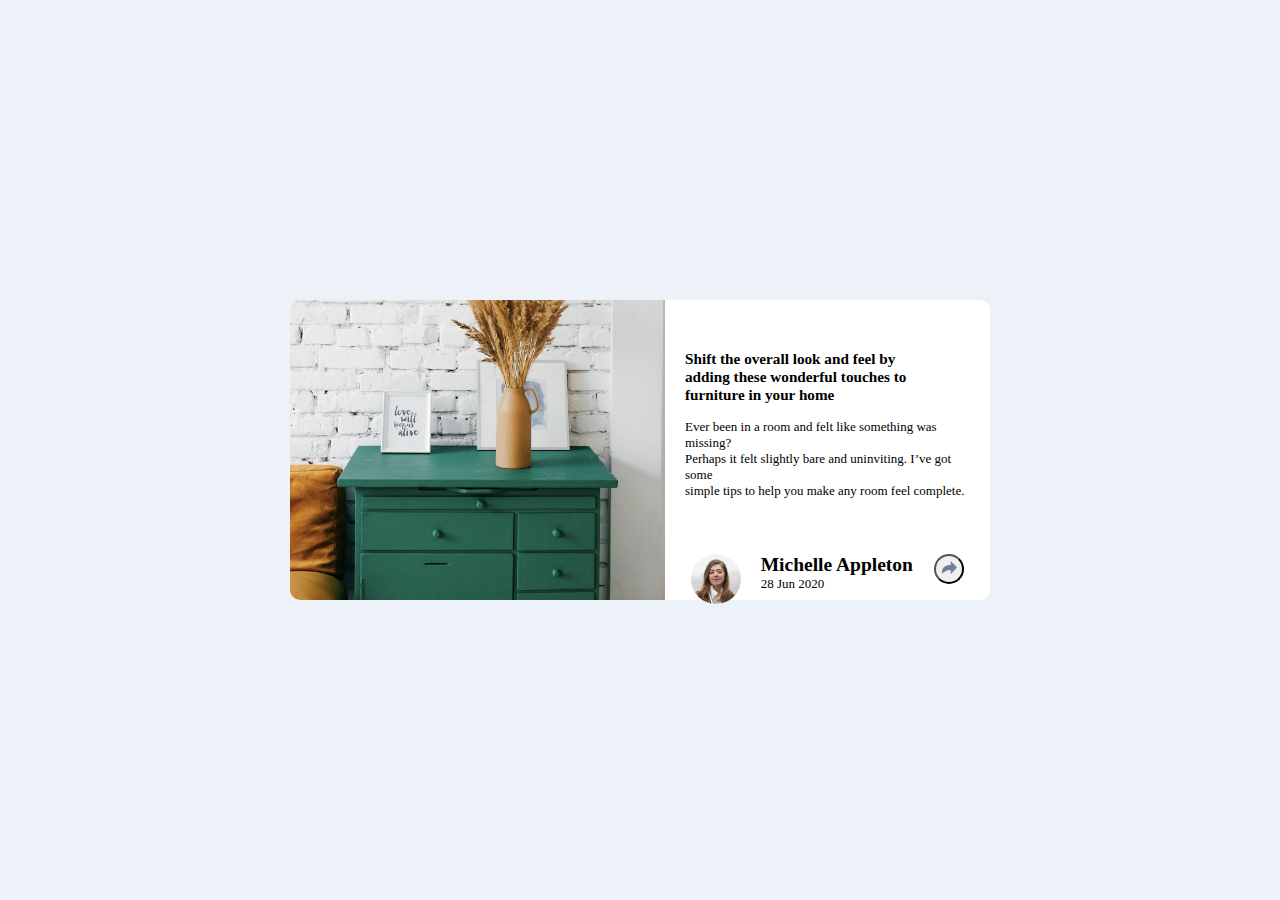
<file: article-preview-component-master/index.html>
<!DOCTYPE html>
<html lang="en">
<head>
  <meta charset="UTF-8">
  <meta name="viewport" content="width=device-width, initial-scale=1.0"> <!-- displays site properly based on user's device -->

  <link rel="icon" type="image/png" sizes="32x32" href="./images/favicon-32x32.png">
  <link rel="stylesheet" href="style.css">
  <title>Frontend Mentor | Article preview component</title>

  <!-- Feel free to remove these styles or customise in your own stylesheet 👍 -->
  
</head>
<body>
  <main>
    <section class="main-section">
        <img src="./images/drawers.jpg" alt="" class="image"> 
      <article class="content">
        <div class="title">
          <h3>Shift the overall look and feel by <br> adding these wonderful 
            touches to <br> furniture in your home</h3>
        </div>
         <div class="paragraph">
          <p>Ever been in a room and felt like something was missing? <br> Perhaps 
            it felt slightly bare and uninviting. I’ve got some <br> simple tips 
            to help you make any room feel complete.
          </p>
          
         </div>
         <div class="action">
            <div class="profile">
              <div class="profile-image">
                <img src="./images/avatar-michelle.jpg" alt="">
              </div>
              <div class="info">
                <h2> Michelle Appleton</h2>
                <p>
                 28 Jun 2020</p>
              </div>
            </div>
            <div class="share-btn">
              <button type="button" class="button"><img src="./images/icon-share.svg" alt=""></button>
            </div>
          </div>
          <div class=" icon"> 
            <span>Share</span>
           <a href="#"><img src="./images/icon-facebook.svg" alt=""></a>
           <a href="#"><img src="./images/icon-twitter.svg" alt=""></a>
           <a href="#"><img src="./images/icon-pinterest.svg" alt=""></a></div>
          </div>
         </div>
      </article>
    </section>
  </main>
  <script src="app.js"></script>
</body>
</html>
</file>
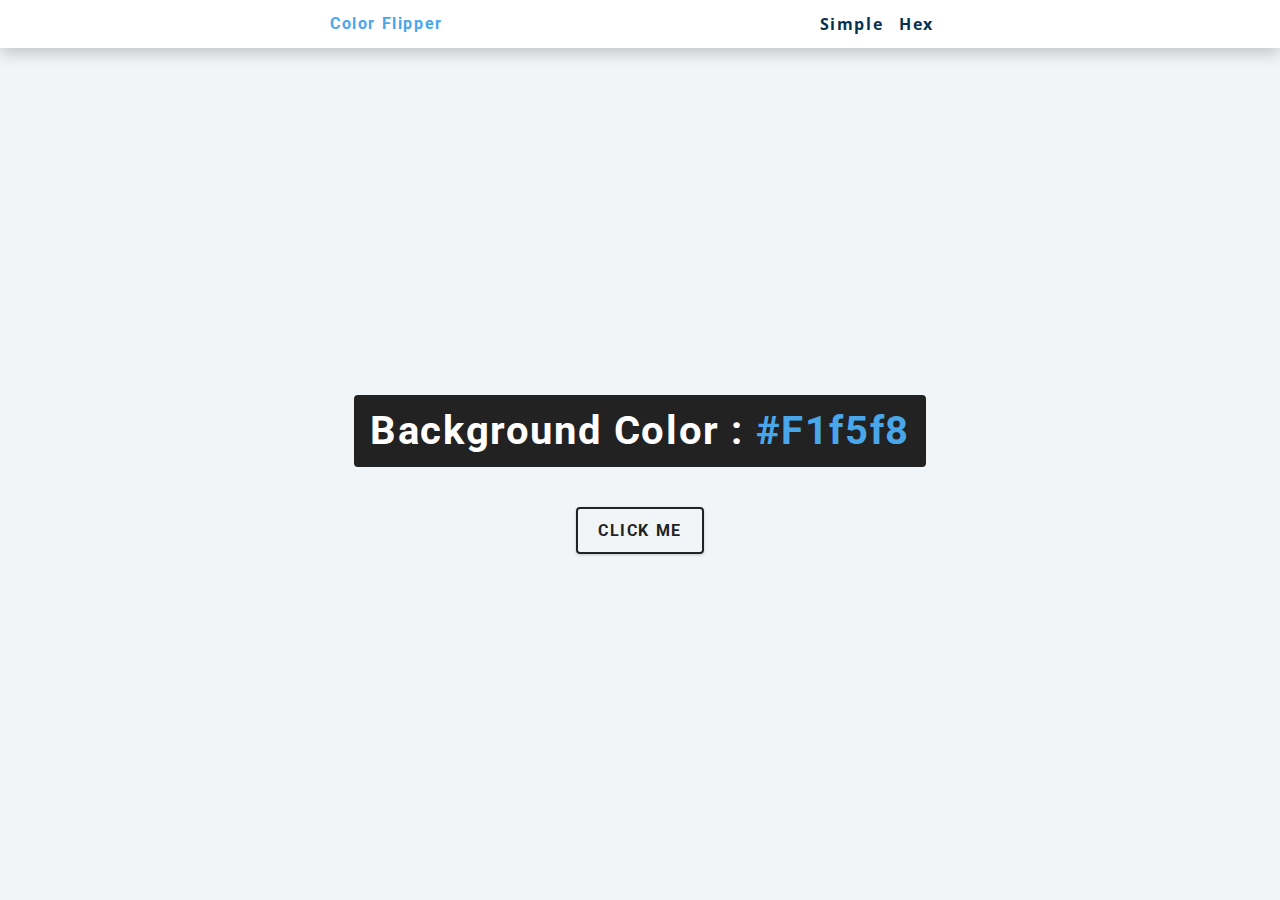
<file: color flip/index.html>
<!DOCTYPE html>
<html lang="en">
  <head>
    <meta charset="UTF-8" />
    <meta name="viewport" content="width=device-width, initial-scale=1.0" />
    <title>Color Flipper || Simple</title>

    <!-- styles -->
    <link rel="stylesheet" href="styles.css" />
  </head>
  <body>
    <nav>
      <div class="nav-center">
        <h4>color Flipper</h4>
        <ul class="nav-links">
          <li>
            <a href="index.html">Simple</a>
          </li>
          <li>
            <a href="hex.html">hex</a>
          </li>
        </ul>
      </div>
    </nav>
    <main>
      <div class="container">
        <h2>
          background color : 
          <span class="color">
            #f1f5f8 
          </span>
        </h2>
        <button class="btn btn-hero" id="btn">click me</button>
      </div>
    </main>
    <!-- javascript -->
    <script src="app.js"></script>
  </body>
</html>
</file>
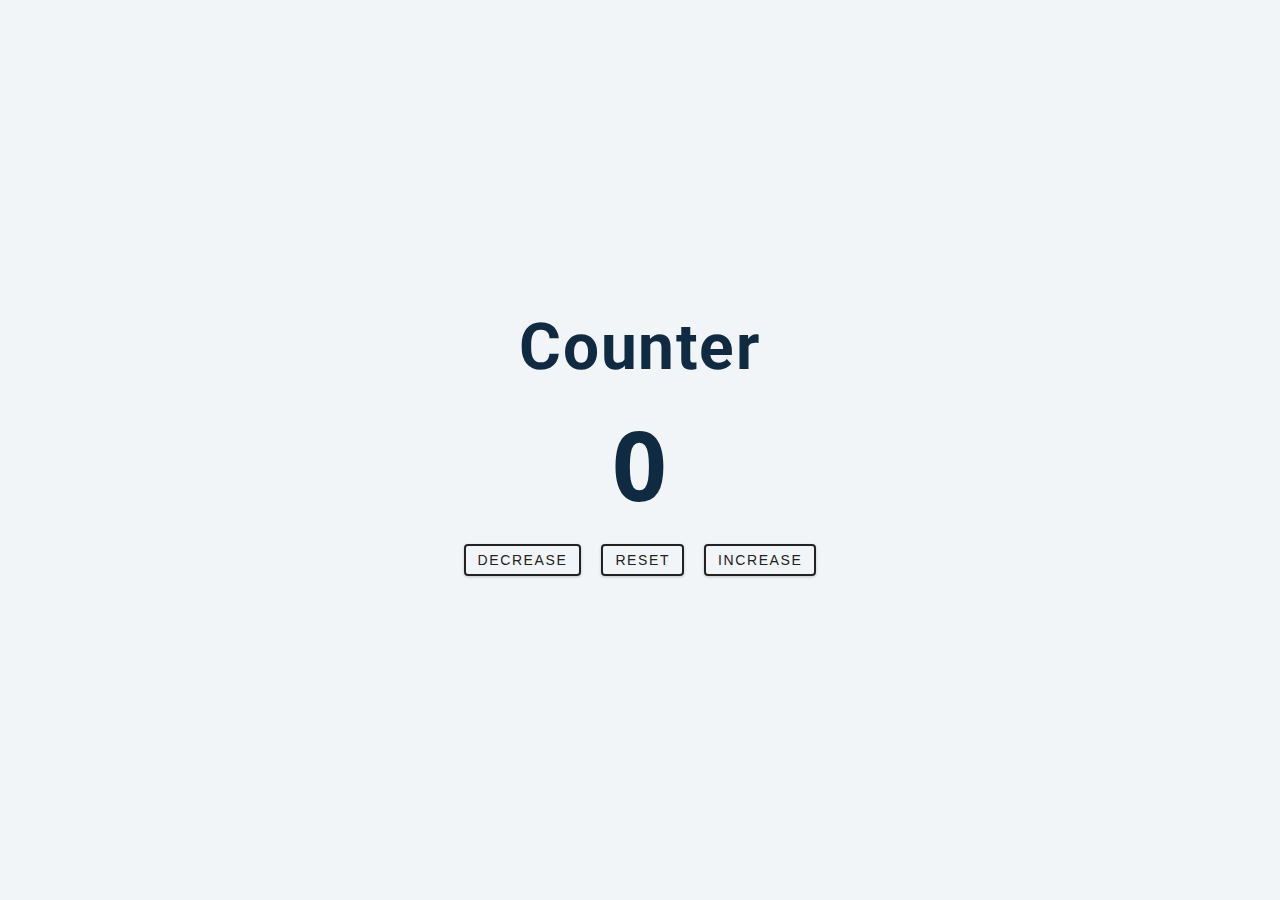
<file: counter/index.html>
<!DOCTYPE html>
<html lang="en">
  <head>
    <meta charset="UTF-8" />
    <meta name="viewport" content="width=device-width, initial-scale=1.0" />
    <title>Counter</title>

    <!-- styles -->
    <link rel="stylesheet" href="styles.css" />
  </head>
  <body>
    <main>
      <div class="container">
        <h1>
          Counter
        </h1>
        <span id="value"> 0 </span>
        <div class="button-container">
          <button class="btn decrease">decrease</button>
          <button class="btn reset">reset</button>
          <button class="btn increase">increase</button>
        </div>
      </div>
    </main>
    <script src="app.js"></script>
  </body>
</html>
</file>
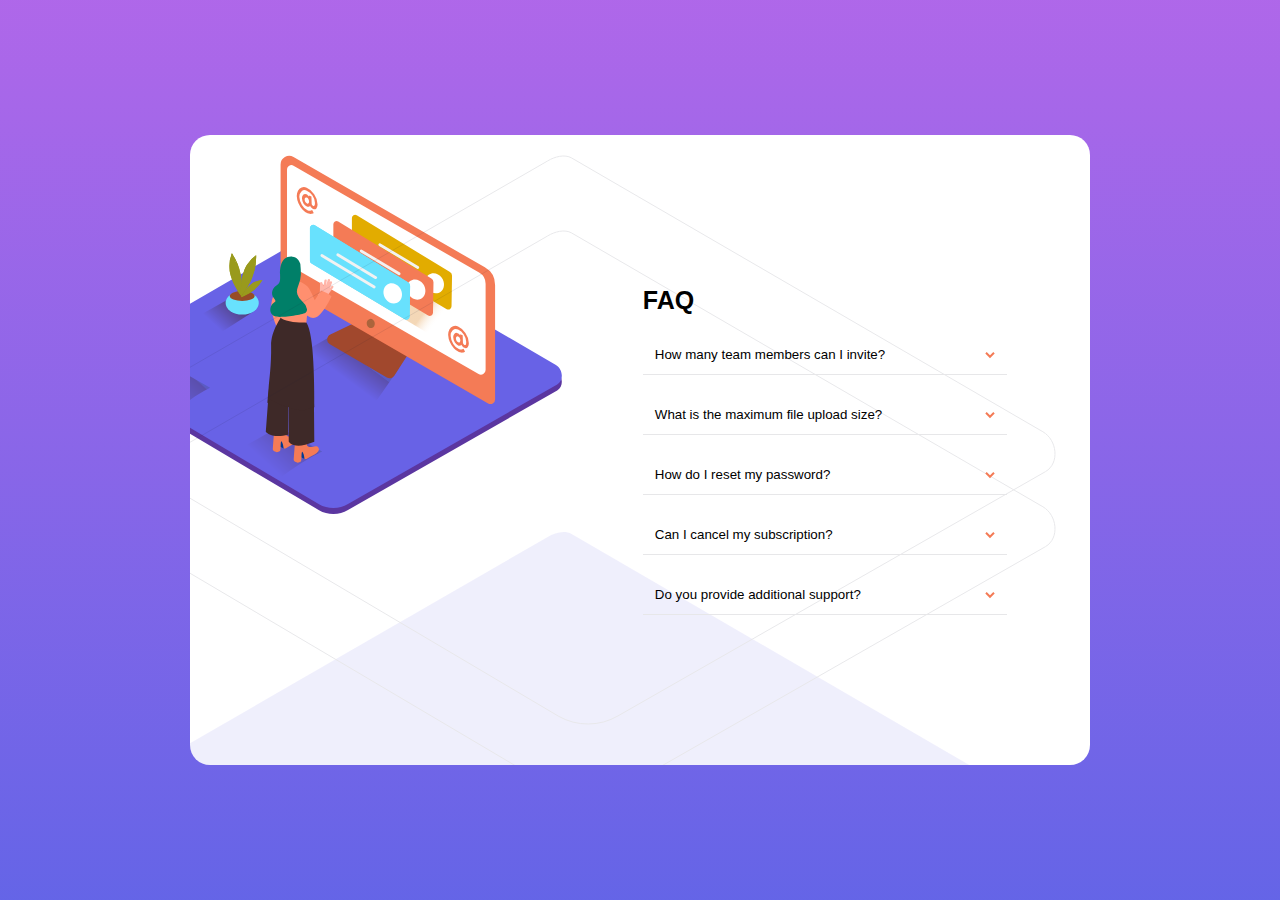
<file: faq-accordion-card-main/index.html>
<!DOCTYPE html>
<html lang="en">
<head>
  <meta charset="UTF-8">
  <meta name="viewport" content="width=device-width, initial-scale=1.0"> <!-- displays site properly based on user's device -->

  <link rel="icon" type="image/png" sizes="32x32" href="./images/favicon-32x32.png">
  
  <title>Frontend Mentor | FAQ Accordion Card</title>

  <link rel="stylesheet" href="style.css">
</head>
<body>
 <main>
  <section class="main">
                <!-- FAQ -->
    <div class="faq-section">
          <!-- heading -->
      <div class="main-faq">
        <h1 class="subtitle">FAQ</h1>
      <!-- section -->
      <div class="questions">
        <button class="button" type="button">
          <p> How many team members can I invite?</p>
          <span class="arrow-icon">
            <img src="./images/icon-arrow-down.svg" alt="">
          </span>
          <span class="reverse-arrow">
            <img src="./images/icon-arrow-down.svg" alt="">
          </span>
        </button>
        <div class="question-text">
          <p>You can invite up to 2 additional users on the Free plan. There is <br> no limit on 
            team members for the Premium plan.</p>
        </div>
      </div>
      <div class="questions">
        <button class="button" type="button">
         <span> <p class="subtitle"> What is the maximum file upload size?</p></span>
        <span class="arrow-icon">
          <img src="./images/icon-arrow-down.svg" alt="">
        </span>
        <span class="reverse-arrow">
          <img src="./images/icon-arrow-down.svg" alt="">
        </span>
        </button>
        <div class="question-text">
          <p> No more than 2GB. All files in your account must fit your <br> allotted storage space.</p>
        </div>
      </div>
      <div class="questions">
          <button class="button">
            <p class="subtitle">How do I reset my password?</p>
          <span class="arrow-icon">
            <img src="./images/icon-arrow-down.svg" alt="">
          </span>
          <span class="reverse-arrow">
            <img src="./images/icon-arrow-down.svg" alt="">
          </span>
          </button>
          <div class="question-text">
            <p >Click “Forgot password” from the login page or “Change <br> password” from your profile page.
              A reset link will be emailed to <br> you.</p>
          </div>
      </div>
      <div class="questions">
        
        <button class="button">
          <p class="subtitle"> Can I cancel my subscription?</p>
        <span class="arrow-icon">
          <img src="./images/icon-arrow-down.svg" alt="">
        </span>
        <span class="reverse-arrow">
          <img src="./images/icon-arrow-down.svg" alt="">
        </span>
        </button>
        <div class="question-text">
          <p >Yes! Send us a message and we’ll process your request no <br> questions asked.</p>
        </div>
      </div>
      <div class="questions">
        
        <button class="button">
          <p class="subtitle"> Do you provide additional support?</p>
        <span class="arrow-icon">
          <img src="./images/icon-arrow-down.svg" alt="">
        </span>
        <span class="reverse-arrow">
          <img src="./images/icon-arrow-down.svg" alt="">
        </span>
        </button>
        <div class="question-text">
          <p >Chat and email support is available 24/7. Phone lines are open <br> during normal business hours.</p>
        </div>
      </div>
      </div>
      <!-- end of section -->
    </div>
  </section>
 </main>
 
          <!-- java script  -->
          <script src="app.js"></script>
</body>
</html>
</file>
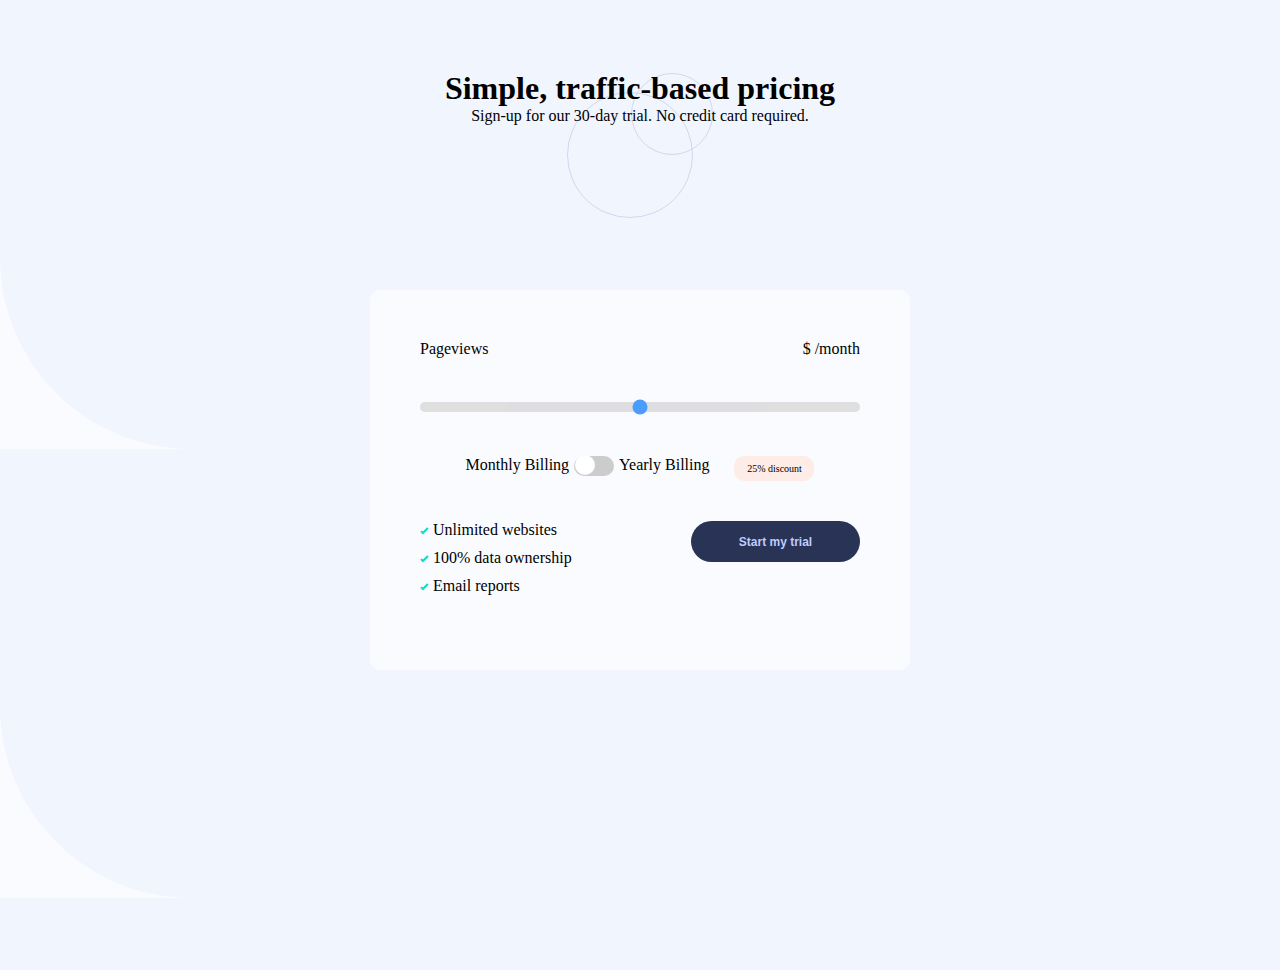
<file: interactive-pricing-component-main/index.html>
<!DOCTYPE html>
<html lang="en">
<head>
  <meta charset="UTF-8">
  <meta name="viewport" content="width=device-width, initial-scale=1.0"> <!-- displays site properly based on user's device -->

  <link rel="icon" type="image/png" sizes="32x32" href="./images/favicon-32x32.png">

  <link rel="stylesheet" href="style.css">
  
  <title>Frontend Mentor | Interactive pricing component</title>

  
  
</head>
<body>
<div class="title">
 <h1> Simple, traffic-based pricing</h1>
  <p>Sign-up for our 30-day trial. No credit card required. </p>
</div>
 <div class="main-section">
  <div class="info">
    <p id="pageviews">Pageviews</p>
    <p id="price"> $ /month</p>
  </div>
  <div class="slidecontainer">
    <input type="range" min="-2" max="2"  class="slider" step="1" id="price-slider">
  </div>

 <div class="toggle">
  <p>Monthly Billing</p>
  <label class="switch">
    <input type="checkbox" id="interval-switch" >
    <span class="btn round"></span>
  </label>
   <p>Yearly Billing</p>
   <div class="discount">
    <p>25% discount</p>
   </div>
 </div>
   <div class="list">
     <ul class="ul">
      <li><img src="./images/icon-check.svg" alt=""> Unlimited websites</li>
      <li><img src="./images/icon-check.svg" alt=""> 100% data ownership</li>
      <li><img src="./images/icon-check.svg" alt=""> Email reports</li>
     </ul>
     <div class="button">
      <button>Start my trial</button>
     </div>
   </div>

  <script src="app.js"></script>

  
 </div>
</body>
</html>
</file>
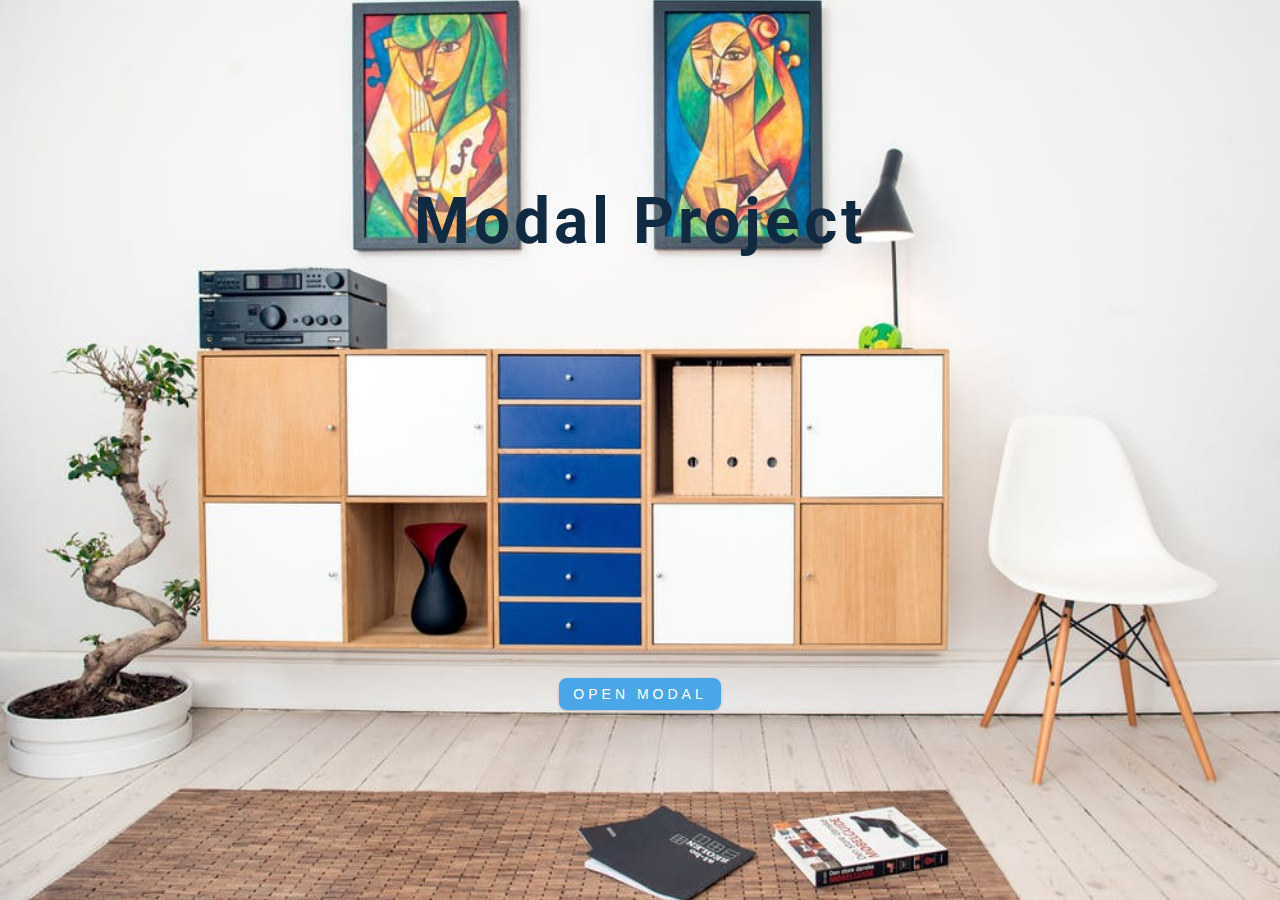
<file: modal/index.html>
<!DOCTYPE html>
<html lang="en">
  <head>
    <meta charset="UTF-8" />
    <meta name="viewport" content="width=device-width, initial-scale=1.0" />
    <title>Modal</title>
    <!-- font-awesome -->
    <link
      rel="stylesheet"
      href="https://cdnjs.cloudflare.com/ajax/libs/font-awesome/5.14.0/css/all.min.css"
    />
    <!-- styles -->
    <link rel="stylesheet" href="styles.css" />
  </head>
  <body>
    <header class="hero">
      <h1>modal project</h1>
      <button class="btn modal-btn">
        open modal
      </button>
    </header>
    <div class="modal-overlay">
      <div class="modal-container">
        <h3>modal content</h3>
        <button class="close-btn">
          <i class="fas fa-times"></i>
        </button>
      </div>
    </div>
    <!-- javascript -->
    <script src="app.js"></script>
  </body>
</html>
</file>
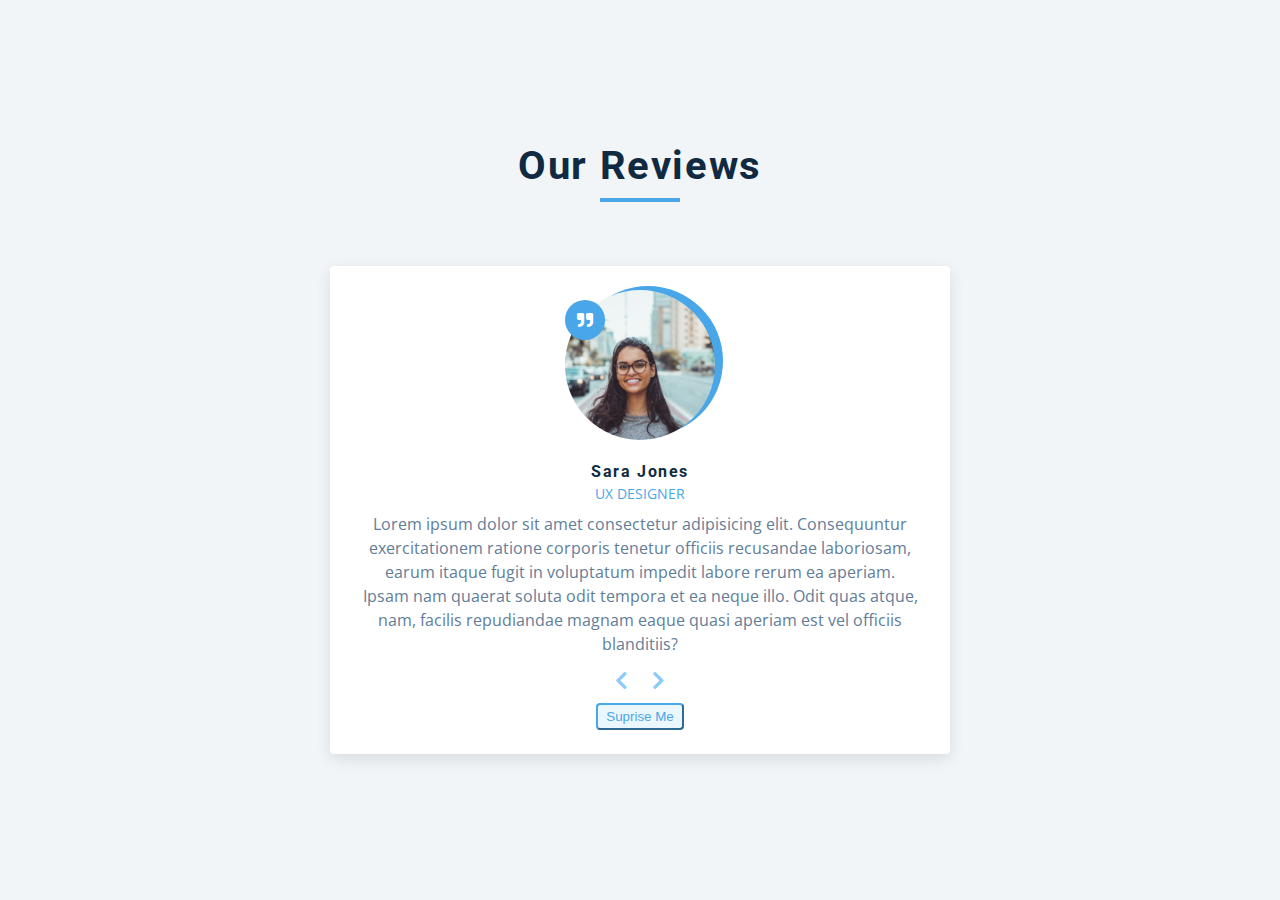
<file: review/index.html>
<!DOCTYPE html>
<html lang="en">
  <head>
    <meta charset="UTF-8" />
    <meta name="viewport" content="width=device-width, initial-scale=1.0" />
    <title>Starter</title>
    <!-- font-awesome -->
    <link
      rel="stylesheet"
      href="https://cdnjs.cloudflare.com/ajax/libs/font-awesome/5.14.0/css/all.min.css"
    />

    <!-- styles -->
    <link rel="stylesheet" href="styles.css" />
  </head>
  <body>
    <main>
      <section class="container">
        <div class="title">
          <h2>our reviews</h2>
          <div class="underline"></div>
        </div>
        <article class="review">
          <div class="img-container">
            <img src="./person-1.jpeg" id="person-img" alt="person-img">
          </div>
          <h4 id="author"> Sara jones</h4>
          <p id="job">ux designer</p>
          <p id="info">
            Lorem ipsum dolor sit amet consectetur adipisicing elit. Consequuntur exercitationem ratione corporis tenetur officiis recusandae laboriosam, earum itaque fugit in voluptatum impedit labore rerum ea aperiam. Ipsam nam quaerat soluta odit tempora et ea neque illo. Odit quas atque, nam, facilis repudiandae magnam eaque quasi aperiam est vel officiis blanditiis?
          </p>
          <div class="button-container">
            <button class="prev-btn">
              <i class="fas fa-chevron-left"></i>
            </button>
            <button class="next-btn">
              <i class="fas fa-chevron-right"></i>
            </button>
          </div>
          <button class="random-btn">suprise me</button>
        </article>
      </section>
    </main>
    <!-- javascript -->
    <script src="app.js"></script>
  </body>
</html>
</file>
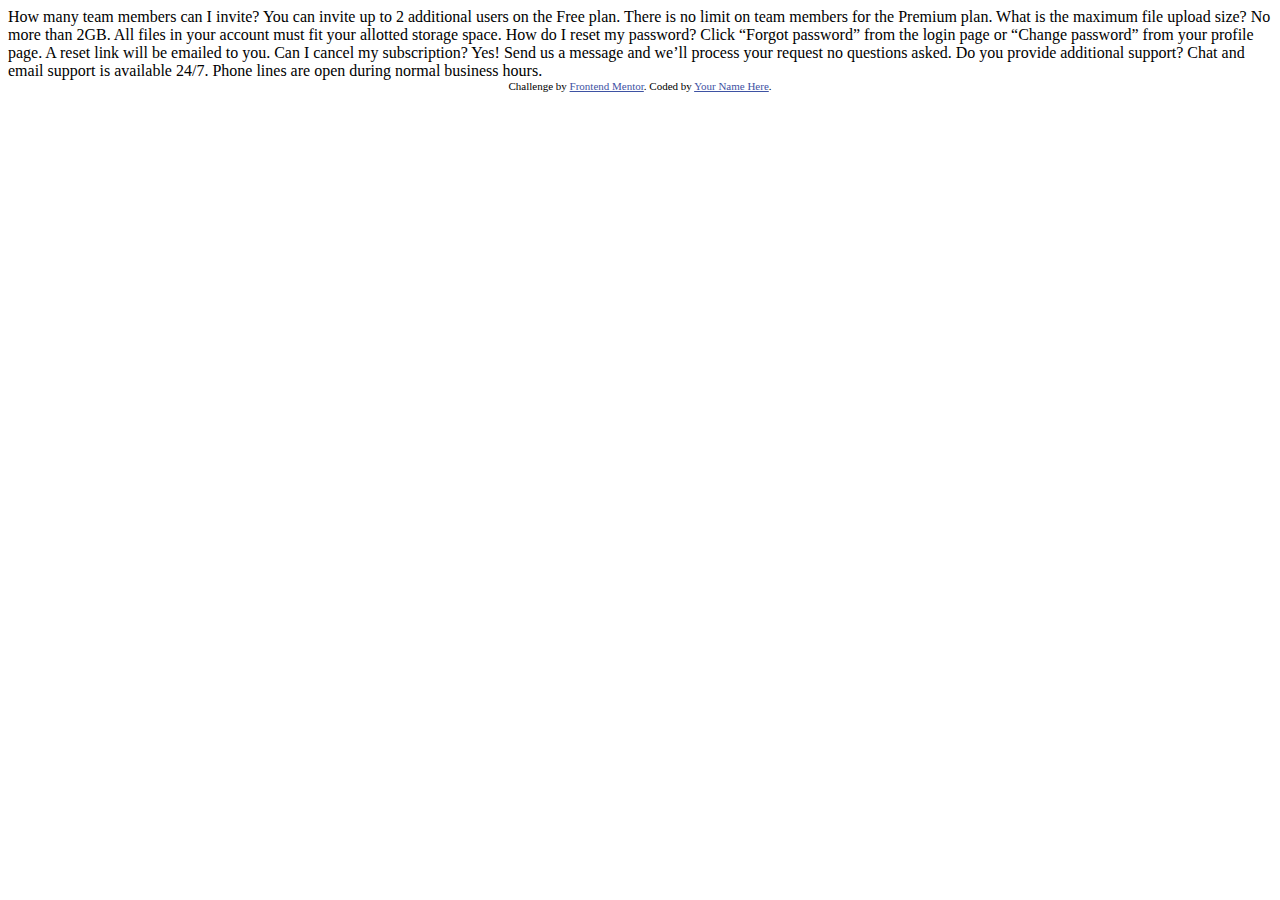
<file: faq-accordion-card-main/images/index.html>
<!DOCTYPE html>
<html lang="en">
<head>
  <meta charset="UTF-8">
  <meta name="viewport" content="width=device-width, initial-scale=1.0"> <!-- displays site properly based on user's device -->

  <link rel="icon" type="image/png" sizes="32x32" href="./images/favicon-32x32.png">
  
  <title>Frontend Mentor | FAQ Accordion Card</title>

  <!-- Feel free to remove these styles or customise in your own stylesheet 👍 -->
  <style>
    .attribution { font-size: 11px; text-align: center; }
    .attribution a { color: hsl(228, 45%, 44%); }
  </style>
</head>
<body>
  How many team members can I invite?
  You can invite up to 2 additional users on the Free plan. There is no limit on 
  team members for the Premium plan.

  What is the maximum file upload size?
  No more than 2GB. All files in your account must fit your allotted storage space.

  How do I reset my password?
  Click “Forgot password” from the login page or “Change password” from your profile page.
  A reset link will be emailed to you.

  Can I cancel my subscription?
  Yes! Send us a message and we’ll process your request no questions asked.

  Do you provide additional support?
  Chat and email support is available 24/7. Phone lines are open during normal business hours.

  <div class="attribution">
    Challenge by <a href="https://www.frontendmentor.io?ref=challenge" target="_blank">Frontend Mentor</a>. 
    Coded by <a href="#">Your Name Here</a>.
  </div>
</body>
</html>
</file>
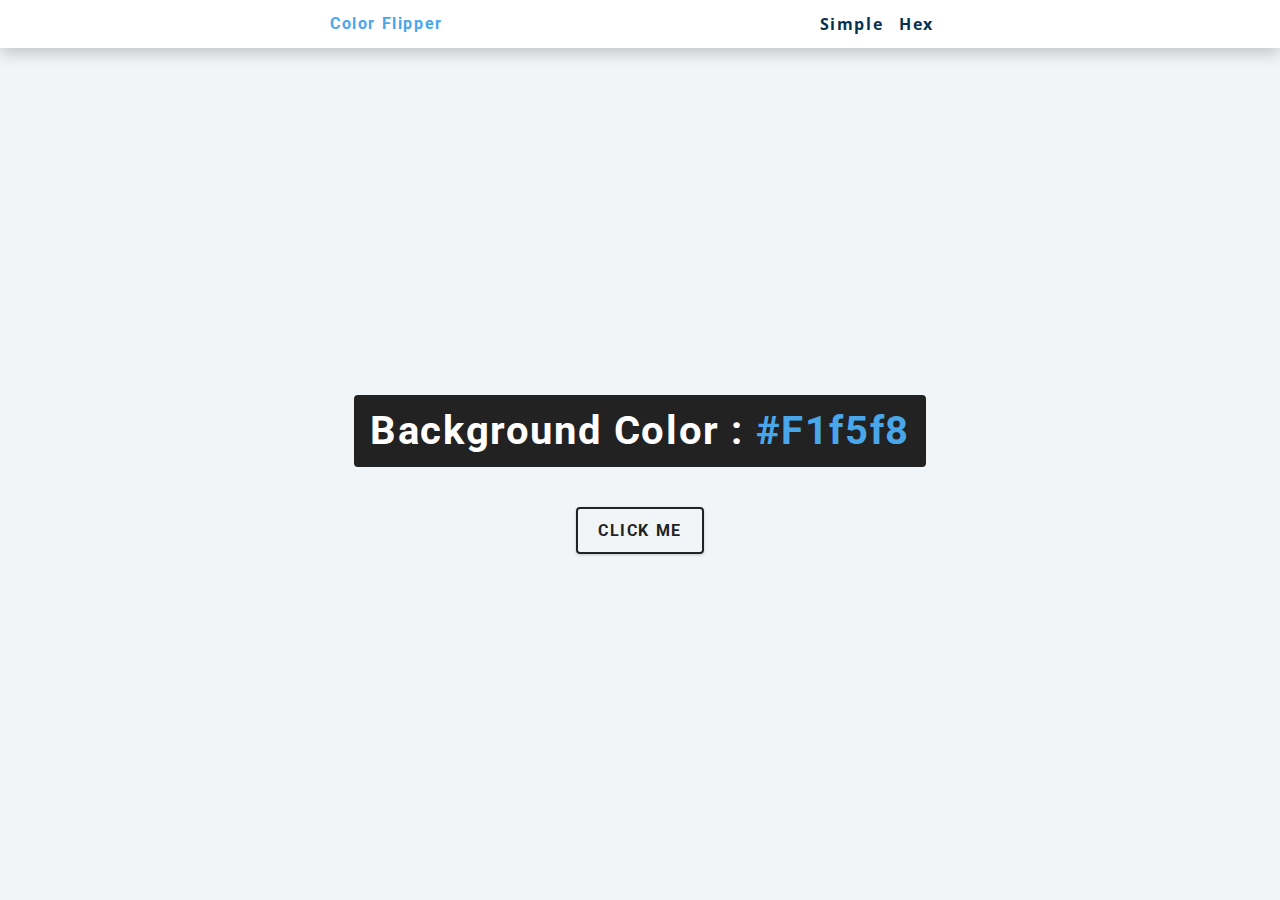
<file: color flip/hex.html>
<!DOCTYPE html>
<html lang="en">
  <head>
    <meta charset="UTF-8" />
    <meta name="viewport" content="width=device-width, initial-scale=1.0" />
    <title>
      Color Flipper || Simple
    </title>

    <!-- styles -->
    <link rel="stylesheet" href="styles.css" />
  </head>

  <body>
    <nav>
      <div class="nav-center">
        <h4>color flipper</h4>
        <ul class="nav-links">
          <li><a href="index.html">simple</a></li>
          <li><a href="hex.html">hex</a></li>
        </ul>
      </div>
    </nav>
    <main>
      <div class="container">
        <h2>background color : <span class="color">#f1f5f8</span></h2>
        <button class="btn btn-hero" id="btn">click me</button>
      </div>
    </main>
    <!-- javascript -->
    <script src="hex.js"></script>
  </body>
</html>
</file>
<file: article-preview-component-master/style.css>
* {
    margin: 0;
    padding: 0;
    box-sizing: border-box;
}


:root {
    --Very-Dark-Grayish-Blue: hsl(217, 19%, 35%);
--Desaturated-Dark-Blue: hsl(214, 17%, 51%);
--Grayish-Blue: hsl(212, 23%, 69%);
--Light-Grayish-Blue: hsl(210, 46%, 95%);

}

a {
    padding: 5px;
}


body {
    background-color: var(--Light-Grayish-Blue);
    font-size: 13px;
    min-height: 100vh;

}
main {
    display: flex;
    justify-content: center;
    align-items: center;
    width: 100%;
    height: 100vh;
    margin: 0 auto;
}
.main-section {
    width: 700px;
    height: 300px;
    display: flex;
    background-color: #fff;
    border-radius: 10px;
    
    
    
}

.profile-image img {
    
    width: 50px;
    height: 50px;
    border-radius: 50%;


}
.content {
    width: 100%;
    padding: 50px 20px 0px 20px;
    display: flex;
    flex-direction: column;
    gap: 15px;
}
.action {
    margin: 2%;
    display: flex;
    justify-content: space-between;
    margin-top: 40px;
    
}
.profile {
    display: flex;
    gap: 20px ;
    width: 100%;
}

.image {
    width: 100%;
    border-radius: 10px 0 0 10px;
}
.button {
    width: 30px;
    height: 30px;
    border-radius: 50%;
}


.button :hover {
    cursor: pointer;
}
.icon {
    display: none;
}

 .icon-active  {
    display: flex;
    justify-content: center;
    align-items: center;
    border-radius: 10px;
    padding: 10px;
    gap: 10px;
    width: 250px;
    background-color: var(--Very-Dark-Grayish-Blue);
    position: relative;
    top: -10rem;
    left: 11rem;
    transition: all 0.2s linear;
}

 .icon-active  ::after {
    content: '';
    position: absolute;
    bottom: 0;
    left: 50%;
    width: 0;
    height: 0;
    border: 20px solid transparent;
    border-top-color: var(--Very-Dark-Grayish-Blue);
    border-bottom: 0;
    margin-left: -20px;
    margin-bottom: -20px;
    transition: all 0.2s linear;
}
@media screen and (max-width :900px) {
    .main-section {
        flex-direction: column;
        width: 300px;
        height: 550px;
    }
    .content {
        width: 100%;
        display: flex;
        flex-direction: column;
        padding: 30px;
    }
    .content{
        position: relative;
    }
    
    .action {
        display: flex;
        justify-content: space-between;
        margin-top: 10px;
    }
    .icon-active {
        position: absolute;
    }
    .icon-active ::after {
        display: none;
    }
}
</file>
<file: color flip/styles.css>
/*
=============== 
Fonts
===============
*/
@import url("https://fonts.googleapis.com/css?family=Open+Sans|Roboto:400,700&display=swap");

/*
=============== 
Variables
===============
*/

:root {
  /* dark shades of primary color*/
  --clr-primary-1: hsl(205, 86%, 17%);
  --clr-primary-2: hsl(205, 77%, 27%);
  --clr-primary-3: hsl(205, 72%, 37%);
  --clr-primary-4: hsl(205, 63%, 48%);
  /* primary/main color */
  --clr-primary-5: hsl(205, 78%, 60%);
  /* lighter shades of primary color */
  --clr-primary-6: hsl(205, 89%, 70%);
  --clr-primary-7: hsl(205, 90%, 76%);
  --clr-primary-8: hsl(205, 86%, 81%);
  --clr-primary-9: hsl(205, 90%, 88%);
  --clr-primary-10: hsl(205, 100%, 96%);
  /* darkest grey - used for headings */
  --clr-grey-1: hsl(209, 61%, 16%);
  --clr-grey-2: hsl(211, 39%, 23%);
  --clr-grey-3: hsl(209, 34%, 30%);
  --clr-grey-4: hsl(209, 28%, 39%);
  /* grey used for paragraphs */
  --clr-grey-5: hsl(210, 22%, 49%);
  --clr-grey-6: hsl(209, 23%, 60%);
  --clr-grey-7: hsl(211, 27%, 70%);
  --clr-grey-8: hsl(210, 31%, 80%);
  --clr-grey-9: hsl(212, 33%, 89%);
  --clr-grey-10: hsl(210, 36%, 96%);
  --clr-white: #fff;
  --clr-red-dark: hsl(360, 67%, 44%);
  --clr-red-light: hsl(360, 71%, 66%);
  --clr-green-dark: hsl(125, 67%, 44%);
  --clr-green-light: hsl(125, 71%, 66%);
  --clr-black: #222;
  --ff-primary: "Roboto", sans-serif;
  --ff-secondary: "Open Sans", sans-serif;
  --transition: all 0.3s linear;
  --spacing: 0.1rem;
  --radius: 0.25rem;
  --light-shadow: 0 5px 15px rgba(0, 0, 0, 0.1);
  --dark-shadow: 0 5px 15px rgba(0, 0, 0, 0.2);
  --max-width: 1170px;
  --fixed-width: 620px;
}
/*
=============== 
Global Styles
===============
*/

*,
::after,
::before {
  margin: 0;
  padding: 0;
  box-sizing: border-box;
}
body {
  font-family: var(--ff-secondary);
  background: var(--clr-grey-10);
  color: var(--clr-grey-1);
  line-height: 1.5;
  font-size: 0.875rem;
}
ul {
  list-style-type: none;
}
a {
  text-decoration: none;
}
h1,
h2,
h3,
h4 {
  letter-spacing: var(--spacing);
  text-transform: capitalize;
  line-height: 1.25;
  margin-bottom: 0.75rem;
  font-family: var(--ff-primary);
}
h1 {
  font-size: 3rem;
}
h2 {
  font-size: 2rem;
}
h3 {
  font-size: 1.25rem;
}
h4 {
  font-size: 0.875rem;
}
p {
  margin-bottom: 1.25rem;
  color: var(--clr-grey-5);
}
@media screen and (min-width: 800px) {
  h1 {
    font-size: 4rem;
  }
  h2 {
    font-size: 2.5rem;
  }
  h3 {
    font-size: 1.75rem;
  }
  h4 {
    font-size: 1rem;
  }
  body {
    font-size: 1rem;
  }
  h1,
  h2,
  h3,
  h4 {
    line-height: 1;
  }
}
/*  global classes */

/* section */
.section {
  padding: 5rem 0;
}

.section-center {
  width: 90vw;
  margin: 0 auto;
  max-width: 1170px;
}
@media screen and (min-width: 992px) {
  .section-center {
    width: 95vw;
  }
}
main {
  min-height: 100vh;
  display: grid;
  place-items: center;
}

/*
=============== 
Nav
===============
*/
nav {
  background: var(--clr-white);
  height: 3rem;
  display: grid;
  align-items: center;
  box-shadow: var(--dark-shadow);
}
.nav-center {
  width: 90vw;
  max-width: var(--fixed-width);
  margin: 0 auto;
  display: flex;
  align-items: center;
  justify-content: space-between;
}
.nav-center h4 {
  margin-bottom: 0;
  color: var(--clr-primary-5);
}
.nav-links {
  display: flex;
}
nav a {
  text-transform: capitalize;
  font-weight: 700;
  font-size: 1rem;
  color: var(--clr-primary-1);
  letter-spacing: var(--spacing);
  margin-right: 1rem;
}
nav a:hover {
  color: var(--clr-primary-5);
}
/*
=============== 
Container
===============
*/
main {
  min-height: calc(100vh - 3rem);
  display: grid;
  place-items: center;
}
.container {
  text-align: center;
}
.container h2 {
  background: var(--clr-black);
  color: var(--clr-white);
  padding: 1rem;
  border-radius: var(--radius);
  margin-bottom: 2.5rem;
}
.color {
  color: var(--clr-primary-5);
}
.btn-hero {
  font-family: var(--ff-primary);
  text-transform: uppercase;
  background: transparent;
  color: var(--clr-black);
  letter-spacing: var(--spacing);
  display: inline-block;
  font-weight: 700;
  transition: var(--transition);
  border: 2px solid var(--clr-black);
  cursor: pointer;
  box-shadow: 0 1px 3px rgba(0, 0, 0, 0.2);
  border-radius: var(--radius);
  font-size: 1rem;
  padding: 0.75rem 1.25rem;
}
.btn-hero:hover {
  color: var(--clr-white);
  background: var(--clr-black);
}
</file>
<file: counter/styles.css>
/*
=============== 
Fonts
===============
*/
@import url("https://fonts.googleapis.com/css?family=Open+Sans|Roboto:400,700&display=swap");

/*
=============== 
Variables
===============
*/

:root {
  /* dark shades of primary color*/
  --clr-primary-1: hsl(205, 86%, 17%);
  --clr-primary-2: hsl(205, 77%, 27%);
  --clr-primary-3: hsl(205, 72%, 37%);
  --clr-primary-4: hsl(205, 63%, 48%);
  /* primary/main color */
  --clr-primary-5: hsl(205, 78%, 60%);
  /* lighter shades of primary color */
  --clr-primary-6: hsl(205, 89%, 70%);
  --clr-primary-7: hsl(205, 90%, 76%);
  --clr-primary-8: hsl(205, 86%, 81%);
  --clr-primary-9: hsl(205, 90%, 88%);
  --clr-primary-10: hsl(205, 100%, 96%);
  /* darkest grey - used for headings */
  --clr-grey-1: hsl(209, 61%, 16%);
  --clr-grey-2: hsl(211, 39%, 23%);
  --clr-grey-3: hsl(209, 34%, 30%);
  --clr-grey-4: hsl(209, 28%, 39%);
  /* grey used for paragraphs */
  --clr-grey-5: hsl(210, 22%, 49%);
  --clr-grey-6: hsl(209, 23%, 60%);
  --clr-grey-7: hsl(211, 27%, 70%);
  --clr-grey-8: hsl(210, 31%, 80%);
  --clr-grey-9: hsl(212, 33%, 89%);
  --clr-grey-10: hsl(210, 36%, 96%);
  --clr-white: #fff;
  --clr-red-dark: hsl(360, 67%, 44%);
  --clr-red-light: hsl(360, 71%, 66%);
  --clr-green-dark: hsl(125, 67%, 44%);
  --clr-green-light: hsl(125, 71%, 66%);
  --clr-black: #222;
  --ff-primary: "Roboto", sans-serif;
  --ff-secondary: "Open Sans", sans-serif;
  --transition: all 0.3s linear;
  --spacing: 0.1rem;
  --radius: 0.25rem;
  --light-shadow: 0 5px 15px rgba(0, 0, 0, 0.1);
  --dark-shadow: 0 5px 15px rgba(0, 0, 0, 0.2);
  --max-width: 1170px;
  --fixed-width: 620px;
}
/*
=============== 
Global Styles
===============
*/

*,
::after,
::before {
  margin: 0;
  padding: 0;
  box-sizing: border-box;
}
body {
  font-family: var(--ff-secondary);
  background: var(--clr-grey-10);
  color: var(--clr-grey-1);
  line-height: 1.5;
  font-size: 0.875rem;
}
ul {
  list-style-type: none;
}
a {
  text-decoration: none;
}
h1,
h2,
h3,
h4 {
  letter-spacing: var(--spacing);
  text-transform: capitalize;
  line-height: 1.25;
  margin-bottom: 0.75rem;
  font-family: var(--ff-primary);
}
h1 {
  font-size: 3rem;
}
h2 {
  font-size: 2rem;
}
h3 {
  font-size: 1.25rem;
}
h4 {
  font-size: 0.875rem;
}
p {
  margin-bottom: 1.25rem;
  color: var(--clr-grey-5);
}
@media screen and (min-width: 800px) {
  h1 {
    font-size: 4rem;
  }
  h2 {
    font-size: 2.5rem;
  }
  h3 {
    font-size: 1.75rem;
  }
  h4 {
    font-size: 1rem;
  }
  body {
    font-size: 1rem;
  }
  h1,
  h2,
  h3,
  h4 {
    line-height: 1;
  }
}
/*  global classes */

/* section */
.section {
  padding: 5rem 0;
}

.section-center {
  width: 90vw;
  margin: 0 auto;
  max-width: 1170px;
}
@media screen and (min-width: 992px) {
  .section-center {
    width: 95vw;
  }
}
main {
  min-height: 100vh;
  display: grid;
  place-items: center;
}

/*
=============== 
Counter
===============
*/

main {
  min-height: 100vh;
  display: grid;
  place-items: center;
}
.container {
  text-align: center;
}
#value {
  font-size: 6rem;
  font-weight: bold;
}
.btn {
  text-transform: uppercase;
  background: transparent;
  color: var(--clr-black);
  padding: 0.375rem 0.75rem;
  letter-spacing: var(--spacing);
  display: inline-block;
  transition: var(--transition);
  font-size: 0.875rem;
  border: 2px solid var(--clr-black);
  cursor: pointer;
  box-shadow: 0 1px 3px rgba(0, 0, 0, 0.2);
  border-radius: var(--radius);
  margin: 0.5rem;
}
.btn:hover {
  color: var(--clr-white);
  background: var(--clr-black);
}
</file>
<file: faq-accordion-card-main/style.css>
@import url("https://fonts.google.com/specimen/Kumbh+Sans");

:root {

--Very-dark-desaturated-blue: hsl(238, 29%, 16%) ;
--Soft-red: hsl(14, 88%, 65%) ;

            /* Background gradient: */
--Soft-violet: hsl(273, 75%, 66%) ;
--Soft-blue: hsl(240, 73%, 65%) ;

        /*  Text */
--Very-dark-grayish-blue: hsl(237, 12%, 33%) ;
--Dark-grayish-blue: hsl(240, 6%, 50%) ;

                /* Dividers */
--Light-grayish-blue: hsl(240, 5%, 91%) ;
}

* {
    margin: 0; 
    padding: 0;
    box-sizing: border-box;
}
body {
    font-size: 12px;
    background-image: linear-gradient( hsl(273, 75%, 66%), hsl(240, 73%, 65%));
    background-repeat: no-repeat;
    min-height: 100vh;
    font-family: Kumbh Sans , sans-serif;
}
h1 {
    font-weight: 700;
    font-size: 25px;
}

        /* main style */
main {
    height: 100vh;
    display: flex;
    justify-content: center;
    align-items: center;
}  
.main {
    width: 900px;
    height: 70vh;
    padding: 50px 30px 50px 400px;
    display: flex;
    justify-content: center;
    align-items: center;
    background-color: #fff;
    background-image: url(./images/bg-pattern-desktop.svg) , url(./images/illustration-woman-online-desktop.svg);
    background-position: top 20px left -100px;
    background-repeat: no-repeat;
    border-radius: 20px;
    
}
.main-faq {
    display: flex;
    flex-direction: column;
    gap: 20px;

}
.questions {
    display: flex;
    flex-direction: column;
    border-bottom: 1px solid var(--Light-grayish-blue) ;
    padding: 10px;
    gap: 10px;
}
.question-text {
    color: var(--Dark-grayish-blue);
}
.button {
    width: 100%;
    display: flex;
    gap: 100px;
    justify-content: space-between;
background: transparent;
border-color: transparent; 
}

.button :hover {
    cursor: pointer;
    color: var(--Soft-red);

}

            /* hiding text */
.question-text {
    display: none;
}
.show-text .question-text {
    display: block;
}
.reverse-arrow {
    display: none;
}
.show-text .reverse-arrow {
    display: inline; 
    transform: rotate(180deg);
    
}


.show-text .arrow-icon {
    display: none;
}


@media screen and (max-width : 750px) {
body {
    width: 375px;
}
}
</file>
<file: interactive-pricing-component-main/style.css>
* {
margin: 0;
padding: 0;
box-sizing: border-box;
}
:root {
    --Soft-Cyan-Full-Slider-Bar: hsl(174, 77%, 80%) ;
--Strong-Cyan-Slider-Backround: hsl(174, 86%, 45%) ;
--Light-Grayish-Red-Discount-Background: hsl(14, 92%, 95%) ;
--Light-Red-Discount-Text: hsl(15, 100%, 70%);
--Pale-Blue-CTA-Text: hsl(226, 100%, 87%);
--White-Pricing-Component-Background: hsl (0, 0%, 100%);
--Very-Pale-Blue-Main-Background: hsl(230, 100%, 99%);
--Light-Grayish-Blue-Empty-Slider-Bar: hsl(224, 65%, 95%);
--Light-Grayish-Blue-Toggle-Background: hsl(223, 50%, 87%);
--Grayish-Blue-Text: hsl(225, 20%, 60%);
--Dark-Desaturated-Blue-Text-CTA-Background: hsl(227, 35%, 25%);
}
body {
    background-image: url(./images/bg-pattern.svg) ;
    background-color: var(--Very-Pale-Blue-Main-Background);
   min-height: 100vh;
}
.title {
    margin-top: 70px;
    margin-bottom: 70px;
    width: 100%;
    height: 150px;
    background-image: url(./images/pattern-circles.svg);
    background-repeat: no-repeat;
    background-position: center;
    text-align: center;
}
.main-section {
    margin: 0 auto;
    display: flex;
    flex-direction: column;
    padding: 50px;
    width: 540px;
    height: 380px;
    border-radius: 10px;
    background-color: var(--Very-Pale-Blue-Main-Background);
}
.info {
    display: flex;
    justify-content: space-between;
    margin-bottom: 40px;
}

.slidecontainer {
width: 100%;
margin-bottom: 40px;
}
.slider {
    -webkit-appearance: none;  /* Override default CSS styles */
    appearance: none;
    width: 100%; /* Full-width */
    height: 10px; /* Specified height */
    border-radius: 15px;
    background: #d3d3d3; /* Grey background */
    outline: none; /* Remove outline */
    opacity: 0.7; /* Set transparency (for mouse-over effects on hover) */
    -webkit-transition: .2s; /* 0.2 seconds transition on hover */
    transition: opacity .2s;
  }
  .slider::-moz-range-thumb {
    width: 50px;
    height: 50px;
    border-radius: 50%;
    background: var(--Strong-Cyan-Slider-Backround);
    background-image: url(./images/icon-slider.svg);
    background-repeat: no-repeat;
    background-position: center;
    cursor: grab;
  }
  .switch {
    position: relative;
    display: inline-block;
    width: 40px;
    height: 20px;
  }
  .switch input {
    opacity: 0;
    width: 0;
    height: 0;
  }
  .btn {
    position: absolute;
    cursor: pointer;
    top: 0;
    left: 0;
    right: 0;
    bottom: 0;
    background-color: #ccc;
    -webkit-transition: .4s;
    transition: .4s;
  }
  
  .btn:before {
    position: absolute;
    content: "";
    height: 20px;
    width: 20px;
    left: 1px;
    bottom: 1px;
    background-color: white;
    -webkit-transition: .4s;
    transition: .4s;
  }
  
  input:checked + .btn {
    background-color: #2196F3;
  }
  
  input:focus + .btn {
    box-shadow: 0 0 1px #2196F3;
  }
  
  input:checked + .btn:before {
    -webkit-transform: translateX(20px);
    -ms-transform: translateX(20px);
    transform: translateX(20px);
  }
  
  /* Rounded sliders */
  .btn.round {
    border-radius: 34px;
  }
  
  .btn.round:before {
    border-radius: 50%;
  }
  .toggle {
      display: flex;
      justify-content: center;
      gap: 5px;
      margin-bottom: 40px;
      
  }
  .discount {
      margin-left: 20px;
      border-radius: 10px;
      background-color: var(--Light-Grayish-Red-Discount-Background);
     padding: 10px;
      width: 80px;
      height: 25px;
      display: flex;
      justify-content: center;
      align-items: center;

  }

  .discount p {
      display: block;
    color: light var(--Light-Red-Discount-Text);
    font-size: 10px;
  }
  .list {
      display: flex;
      justify-content: space-between;
  }
  .ul {
      display: flex;
      flex-direction: column;
      gap: 10px;
  }
  .ul li {

      list-style: none;

  }
  .button button {
      border: none;
    display: flex;
    justify-self: center;
    align-self: center;
    justify-content: center;
    align-items: center;
    width: 169px;
    height: 41px;
    font-family: "Manrope", sans-serif;
    font-size: 12px;
    font-weight: 600;
    color: hsl(226, 100%, 87%);
    background-color: hsl(227, 35%, 25%);
    border-radius: 24px;
    cursor: pointer;
    transition: color 300ms ease-in-out;
  }
</file>
<file: modal/styles.css>
/*
=============== 
Fonts
===============
*/
@import url("https://fonts.googleapis.com/css?family=Open+Sans|Roboto:400,700&display=swap");

/*
=============== 
Variables
===============
*/

:root {
  /* dark shades of primary color*/
  --clr-primary-1: hsl(205, 86%, 17%);
  --clr-primary-2: hsl(205, 77%, 27%);
  --clr-primary-3: hsl(205, 72%, 37%);
  --clr-primary-4: hsl(205, 63%, 48%);
  /* primary/main color */
  --clr-primary-5: #49a6e9;
  /* --clr-primary-5: rgb(73, 166, 233); */
  /* lighter shades of primary color */
  --clr-primary-6: hsl(205, 89%, 70%);
  --clr-primary-7: hsl(205, 90%, 76%);
  --clr-primary-8: hsl(205, 86%, 81%);
  --clr-primary-9: hsl(205, 90%, 88%);
  --clr-primary-10: hsl(205, 100%, 96%);
  /* darkest grey - used for headings */
  --clr-grey-1: hsl(209, 61%, 16%);
  --clr-grey-2: hsl(211, 39%, 23%);
  --clr-grey-3: hsl(209, 34%, 30%);
  --clr-grey-4: hsl(209, 28%, 39%);
  /* grey used for paragraphs */
  --clr-grey-5: hsl(210, 22%, 49%);
  --clr-grey-6: hsl(209, 23%, 60%);
  --clr-grey-7: hsl(211, 27%, 70%);
  --clr-grey-8: hsl(210, 31%, 80%);
  --clr-grey-9: hsl(212, 33%, 89%);
  --clr-grey-10: hsl(210, 36%, 96%);
  --clr-white: #fff;
  --clr-red-dark: hsl(360, 67%, 44%);
  --clr-red-light: hsl(360, 71%, 66%);
  --clr-green-dark: hsl(125, 67%, 44%);
  --clr-green-light: hsl(125, 71%, 66%);
  --clr-black: #222;
  --ff-primary: "Roboto", sans-serif;
  --ff-secondary: "Open Sans", sans-serif;
  --transition: all 0.3s linear;
  --spacing: 0.25rem;
  --radius: 0.5rem;
  --light-shadow: 0 5px 15px rgba(0, 0, 0, 0.1);
  --dark-shadow: 0 5px 15px rgba(0, 0, 0, 0.2);
  --max-width: 1170px;
  --fixed-width: 620px;
}
/*
=============== 
Global Styles
===============
*/

*,
::after,
::before {
  margin: 0;
  padding: 0;
  box-sizing: border-box;
}
body {
  font-family: var(--ff-secondary);
  background: var(--clr-grey-10);
  color: var(--clr-grey-1);
  line-height: 1.5;
  font-size: 0.875rem;
}
ul {
  list-style-type: none;
}
a {
  text-decoration: none;
}
img:not(.logo) {
  width: 100%;
}
img {
  display: block;
}

h1,
h2,
h3,
h4 {
  letter-spacing: var(--spacing);
  text-transform: capitalize;
  line-height: 1.25;
  margin-bottom: 0.75rem;
  font-family: var(--ff-primary);
}
h1 {
  font-size: 3rem;
}
h2 {
  font-size: 2rem;
}
h3 {
  font-size: 1.25rem;
}
h4 {
  font-size: 0.875rem;
}
p {
  margin-bottom: 1.25rem;
  color: var(--clr-grey-5);
}
@media screen and (min-width: 800px) {
  h1 {
    font-size: 4rem;
  }
  h2 {
    font-size: 2.5rem;
  }
  h3 {
    font-size: 1.75rem;
  }
  h4 {
    font-size: 1rem;
  }
  body {
    font-size: 1rem;
  }
  h1,
  h2,
  h3,
  h4 {
    line-height: 1;
  }
}
/*  global classes */

.btn {
  text-transform: uppercase;
  background: transparent;
  color: var(--clr-black);
  padding: 0.375rem 0.75rem;
  letter-spacing: var(--spacing);
  display: inline-block;
  transition: var(--transition);
  font-size: 0.875rem;
  border: 2px solid var(--clr-black);
  cursor: pointer;
  box-shadow: 0 1px 3px rgba(0, 0, 0, 0.2);
  border-radius: var(--radius);
}
.btn:hover {
  color: var(--clr-white);
  background: var(--clr-black);
}
/* section */
.section {
  padding: 5rem 0;
}

.section-center {
  width: 90vw;
  margin: 0 auto;
  max-width: 1170px;
}
@media screen and (min-width: 992px) {
  .section-center {
    width: 95vw;
  }
}
main {
  min-height: 100vh;
  display: grid;
  place-items: center;
}
/*
=============== 
Modal
===============
*/
.hero {
  min-height: 100vh;
  background: url("./hero.jpeg") center/cover no-repeat;
  display: grid;
  place-items: center;
}
.banner {
  background: var(--clr-white);
  padding: 4rem 0;
  border-radius: var(--radius);
  box-shadow: var(--light-shadow);
  text-align: center;
  width: 90vw;
  max-width: var(--fixed-width);
}
.modal-btn {
  margin-top: 2rem;
  background: var(--clr-primary-5);
  border-color: var(--clr-primary-5);
  color: var(--clr-white);
}
.modal-btn:hover {
  background: transparent;
  color: var(--clr-primary-5);
}
.modal-overlay {
  position: fixed;
  top: 0;
  left: 0;
  width: 100%;
  height: 100%;
  background: rgba(73, 166, 233, 0.5);
  display: grid;
  place-items: center;
  transition: var(--transition);
  visibility: hidden;
  z-index: -10;
}
/* OPEN/CLOSE MODAL */
.open-modal {
  visibility: visible;
  z-index: 10;
}
.modal-container {
  background: var(--clr-white);
  border-radius: var(--radius);
  width: 90vw;
  height: 30vh;
  max-width: var(--fixed-width);
  text-align: center;
  display: grid;
  place-items: center;
  position: relative;
}
.close-btn {
  position: absolute;
  top: 1rem;
  right: 1rem;
  font-size: 2rem;
  background: transparent;
  border-color: transparent;
  color: var(--clr-red-dark);
  cursor: pointer;
  transition: var(--transition);
}
.close-btn:hover {
  color: var(--clr-red-light);
  transform: scale(1.3);
}
</file>
<file: review/styles.css>
/*
=============== 
Fonts
===============
*/
@import url("https://fonts.googleapis.com/css?family=Open+Sans|Roboto:400,700&display=swap");

/*
=============== 
Variables
===============
*/

:root {
  /* dark shades of primary color*/
  --clr-primary-1: hsl(205, 86%, 17%);
  --clr-primary-2: hsl(205, 77%, 27%);
  --clr-primary-3: hsl(205, 72%, 37%);
  --clr-primary-4: hsl(205, 63%, 48%);
  /* primary/main color */
  --clr-primary-5: hsl(205, 78%, 60%);
  /* lighter shades of primary color */
  --clr-primary-6: hsl(205, 89%, 70%);
  --clr-primary-7: hsl(205, 90%, 76%);
  --clr-primary-8: hsl(205, 86%, 81%);
  --clr-primary-9: hsl(205, 90%, 88%);
  --clr-primary-10: hsl(205, 100%, 96%);
  /* darkest grey - used for headings */
  --clr-grey-1: hsl(209, 61%, 16%);
  --clr-grey-2: hsl(211, 39%, 23%);
  --clr-grey-3: hsl(209, 34%, 30%);
  --clr-grey-4: hsl(209, 28%, 39%);
  /* grey used for paragraphs */
  --clr-grey-5: hsl(210, 22%, 49%);
  --clr-grey-6: hsl(209, 23%, 60%);
  --clr-grey-7: hsl(211, 27%, 70%);
  --clr-grey-8: hsl(210, 31%, 80%);
  --clr-grey-9: hsl(212, 33%, 89%);
  --clr-grey-10: hsl(210, 36%, 96%);
  --clr-white: #fff;
  --clr-red-dark: hsl(360, 67%, 44%);
  --clr-red-light: hsl(360, 71%, 66%);
  --clr-green-dark: hsl(125, 67%, 44%);
  --clr-green-light: hsl(125, 71%, 66%);
  --clr-black: #222;
  --ff-primary: "Roboto", sans-serif;
  --ff-secondary: "Open Sans", sans-serif;
  --transition: all 0.3s linear;
  --spacing: 0.1rem;
  --radius: 0.25rem;
  --light-shadow: 0 5px 15px rgba(0, 0, 0, 0.1);
  --dark-shadow: 0 5px 15px rgba(0, 0, 0, 0.2);
  --max-width: 1170px;
  --fixed-width: 620px;
}
/*
=============== 
Global Styles
===============
*/

*,
::after,
::before {
  margin: 0;
  padding: 0;
  box-sizing: border-box;
}
body {
  font-family: var(--ff-secondary);
  background: var(--clr-grey-10);
  color: var(--clr-grey-1);
  line-height: 1.5;
  font-size: 0.875rem;
}
ul {
  list-style-type: none;
}
a {
  text-decoration: none;
}
h1,
h2,
h3,
h4 {
  letter-spacing: var(--spacing);
  text-transform: capitalize;
  line-height: 1.25;
  margin-bottom: 0.75rem;
  font-family: var(--ff-primary);
}
h1 {
  font-size: 3rem;
}
h2 {
  font-size: 2rem;
}
h3 {
  font-size: 1.25rem;
}
h4 {
  font-size: 0.875rem;
}
p {
  margin-bottom: 1.25rem;
  color: var(--clr-grey-5);
}
@media screen and (min-width: 800px) {
  h1 {
    font-size: 4rem;
  }
  h2 {
    font-size: 2.5rem;
  }
  h3 {
    font-size: 1.75rem;
  }
  h4 {
    font-size: 1rem;
  }
  body {
    font-size: 1rem;
  }
  h1,
  h2,
  h3,
  h4 {
    line-height: 1;
  }
}
/*  global classes */

/* section */
.section {
  padding: 5rem 0;
}

.section-center {
  width: 90vw;
  margin: 0 auto;
  max-width: 1170px;
}
@media screen and (min-width: 992px) {
  .section-center {
    width: 95vw;
  }
}
main {
  min-height: 100vh;
  display: grid;
  place-items: center;
}

/*
=============== 
Reviews
===============
*/
main {
  min-height: 100vh;
  display: grid;
  place-items: center;
}
.title {
  text-align: center;
  margin-bottom: 4rem;
}
.underline {
  height: 0.25rem;
  width: 5rem;
  background: var(--clr-primary-5);
  margin-left: auto;
  margin-right: auto;
}
.container {
  width: 80vw;
  max-width: var(--fixed-width);
}
.review {
  background: var(--clr-white);
  padding: 1.5rem 2rem;
  border-radius: var(--radius);
  box-shadow: var(--light-shadow);
  transition: var(--transition);
  text-align: center;
}
.review:hover {
  box-shadow: var(--dark-shadow);
}
.img-container {
  position: relative;
  width: 150px;
  height: 150px;
  border-radius: 50%;
  margin: 0 auto;
  margin-bottom: 1.5rem;
}
#person-img {
  width: 100%;
  display: block;
  height: 100%;
  object-fit: cover;
  border-radius: 50%;
  position: relative;
}
.img-container::after {
  font-family: "Font Awesome 5 Free";
  font-weight: 900;
  content: "\f10e";
  position: absolute;
  top: 0;
  left: 0;
  width: 2.5rem;
  height: 2.5rem;
  display: grid;
  place-items: center;
  border-radius: 50%;
  transform: translateY(25%);
  background: var(--clr-primary-5);
  color: var(--clr-white);
}
.img-container::before {
  content: "";
  width: 100%;
  height: 100%;
  background: var(--clr-primary-5);
  position: absolute;
  top: -0.25rem;
  right: -0.5rem;
  border-radius: 50%;
}
#author {
  margin-bottom: 0.25rem;
}
#job {
  margin-bottom: 0.5rem;
  text-transform: uppercase;
  color: var(--clr-primary-5);
  font-size: 0.85rem;
}
#info {
  margin-bottom: 0.75rem;
}
.prev-btn,
.next-btn {
  color: var(--clr-primary-7);
  font-size: 1.25rem;
  background: transparent;
  border-color: transparent;
  margin: 0 0.5rem;
  transition: var(--transition);
  cursor: pointer;
}
.prev-btn:hover,
.next-btn:hover {
  color: var(--clr-primary-5);
}
.random-btn {
  margin-top: 0.5rem;
  background: var(--clr-primary-10);
  color: var(--clr-primary-5);
  padding: 0.25rem 0.5rem;
  text-transform: capitalize;
  border-radius: var(--radius);
  transition: var(--transition);
  border-color: var(--clr-primary-5);
  cursor: pointer;
}
.random-btn:hover {
  background: var(--clr-primary-5);
  color: var(--clr-primary-1);
}
</file>
